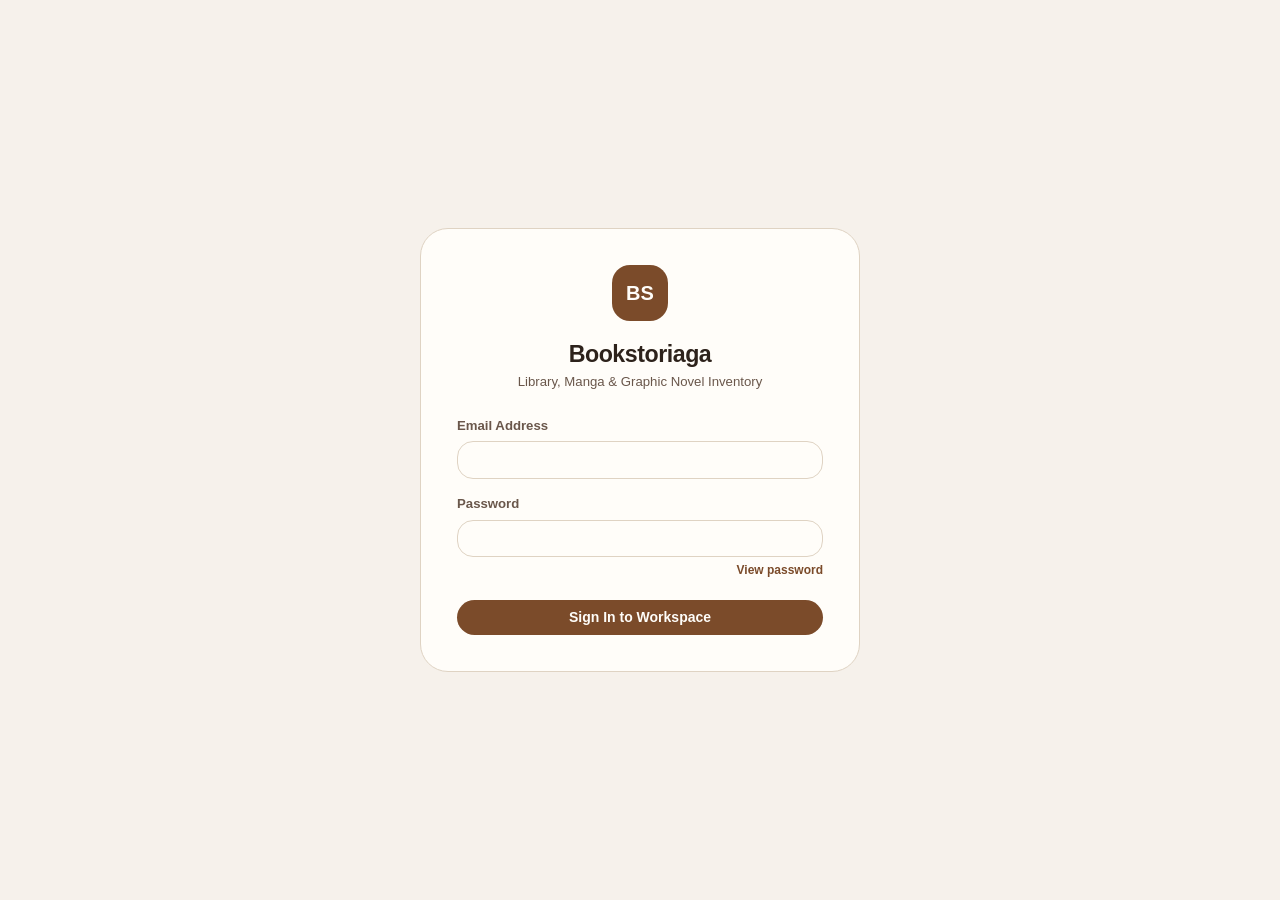
<file: index.html>
<!DOCTYPE html>
<html lang="en">
<head>
  <meta charset="UTF-8" />
  <meta name="viewport" content="width=device-width, initial-scale=1.0" />
  <title>Bookstoriaga — Sign In</title>
  <link rel="stylesheet" href="styles.css" />
</head>
<body>

  <!-- ========================================================================
       LOGIN VIEW (Standalone Entry Point)
       ======================================================================== -->
  <div id="authView" class="auth-wrapper">
    <div class="card auth-card">
      <div class="brand-logo-box">BS</div>
      <div style="text-align: center; margin-bottom: 1.5rem;">
        <h1 style="font-size: 1.45rem; font-weight: 800; letter-spacing: -0.02em;">Bookstoriaga</h1>
        <p class="text-sm text-secondary" id="authSubtitle">Library, Manga & Graphic Novel Inventory</p>
      </div>

      <!-- Login Form -->
      <form id="loginForm">
        <div class="input-group">
          <label for="loginEmail">Email Address</label>
          <input type="email" id="loginEmail" class="form-control" autocomplete="username" required />
        </div>
        <div class="input-group">
          <label for="loginPassword">Password</label>
          <input type="password" id="loginPassword" class="form-control" autocomplete="current-password" required />
          <button
            type="button"
            id="toggleLoginPasswordBtn"
            class="text-xs font-semibold"
            aria-pressed="false"
            style="align-self: flex-end; color: var(--accent-primary);"
          >View password</button>
        </div>
        <button type="submit" id="loginSubmitBtn" class="btn btn-primary w-full" style="margin-top: 0.5rem;">Sign In to Workspace</button>
      </form>
    </div>
  </div>

  <!-- Toast Container -->
  <div id="toastContainer" class="toast-container"></div>

  <!-- JavaScript Controller -->
  <script src="app.js"></script>
</body>
</html>
</file>
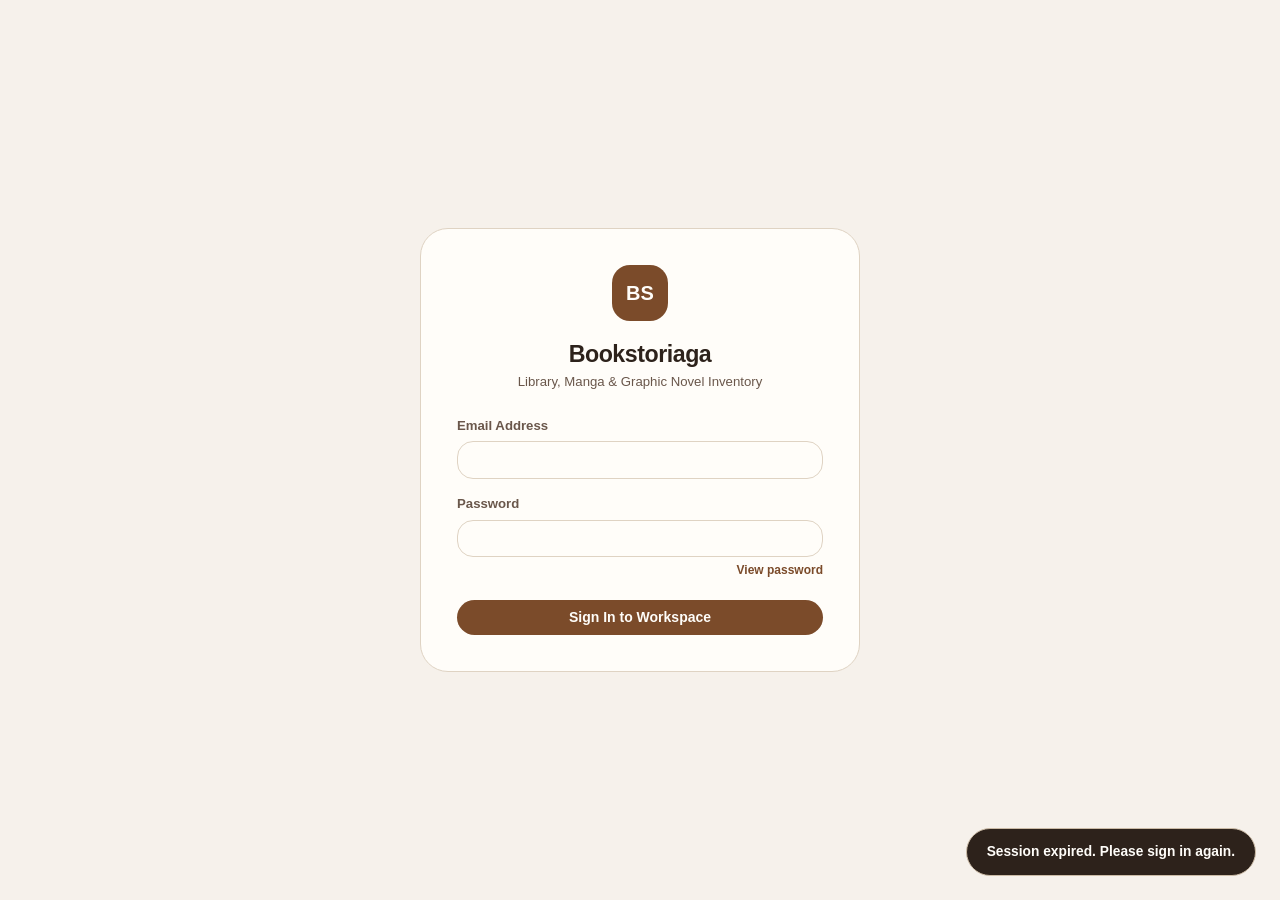
<file: workspace.html>
<!DOCTYPE html>
<html lang="en">
<head>
  <meta charset="UTF-8" />
  <meta name="viewport" content="width=device-width, initial-scale=1.0" />
  <title>Bookstoriaga — Inventory & POS System</title>
  <link rel="stylesheet" href="styles.css" />
</head>
<body>

  <!-- ========================================================================
       LOGGED-IN WORKSPACE SHELL (Protected by PHP Session + 401 Failsafe)
       ======================================================================== -->
  <div id="appShell" class="hidden">
    <!-- Darkening backdrop when notification dropdown is open -->
    <div id="notifBackdrop" class="notif-backdrop hidden"></div>

    <!-- Top Header -->
    <header class="app-header">
      <button
        type="button"
        class="btn btn-secondary btn-icon mobile-nav-toggle"
        id="mobileNavToggle"
        aria-label="Open navigation"
        aria-controls="leftSidebar"
        aria-expanded="false"
        onclick="document.getElementById('appShell').classList.toggle('mobile-nav-open'); this.setAttribute('aria-expanded', document.getElementById('appShell').classList.contains('mobile-nav-open'));"
      >☰</button>
      <div class="header-brand">
        <div class="header-brand-icon">BS</div>
        <div>
          <div class="font-bold" style="font-size: 1.02rem; line-height: 1.2;">Bookstoriaga</div>
          <div class="text-xs text-muted" id="headerUserGreeting">Welcome back</div>
        </div>
      </div>

      <!-- Right Controls: Role Pill + Notification Bell -->
      <div class="flex items-center gap-2">
        <span class="pill pill-accent" id="headerRoleBadge">Owner</span>

        <!-- Notification Bell Icon -->
        <div class="notif-wrapper">
          <button id="notifBellBtn" class="btn btn-secondary btn-icon" title="Low Stock Notifications" aria-label="Low Stock Notifications">
            <img class="header-action-icon" src="assets/icons/Notifications.png" alt="" />
            <span id="notifBadge" class="notif-badge hidden">0</span>
          </button>

          <div id="notifDropdown" class="notif-dropdown hidden">
            <div class="flex justify-between items-center" style="padding: 0.85rem 1.1rem; border-bottom: 1px solid var(--border-color); background: var(--bg-surface-alt);">
              <span class="font-bold text-sm">Low-Stock Alerts</span>
              <span class="pill pill-warning text-xs" id="notifCountLabel">0 alerts</span>
            </div>
            <div id="notifList" class="notif-list-scroll"></div>
          </div>
        </div>
      </div>
    </header>

    <!-- Body Layout with Collapsible Left Sidebar -->
    <div class="app-body-layout">
      <aside
        class="left-sidebar"
        id="leftSidebar"
        onclick="document.getElementById('appShell').classList.remove('mobile-nav-open'); document.getElementById('mobileNavToggle').setAttribute('aria-expanded', 'false');"
      >
        <nav class="flex flex-col gap-1" id="mainNavTabs">
          <button type="button" class="nav-tab" id="sidebarToggleBtn" title="Collapse Navigation">
            <span class="nav-short-badge"><img class="sidebar-icon" id="sidebarToggleIcon" src="assets/icons/Collapse.png" alt="" /></span>
            <span class="nav-label">Collapse Menu</span>
          </button>
          <button class="nav-tab active" data-tab="dashboard" title="Dashboard">
            <span class="nav-short-badge"><img class="sidebar-icon" src="assets/icons/Dashboard.png" alt="" /></span>
            <span class="nav-label">Dashboard</span>
          </button>
          <button class="nav-tab" data-tab="inventory" title="Inventory Management">
            <span class="nav-short-badge"><img class="sidebar-icon" src="assets/icons/Inventory%20Management.png" alt="" /></span>
            <span class="nav-label">Inventory Management</span>
          </button>
          <button class="nav-tab" data-tab="suppliers" title="Supplier Management">
            <span class="nav-short-badge"><img class="sidebar-icon" src="assets/icons/Supplier%20Management.png" alt="" /></span>
            <span class="nav-label">Supplier Management</span>
          </button>
          <button class="nav-tab owner-only" data-tab="users" title="User Management">
            <span class="nav-short-badge"><img class="sidebar-icon" src="assets/icons/User%20Management.png" alt="" /></span>
            <span class="nav-label">User Management</span>
          </button>
          <button class="nav-tab owner-only" data-tab="logs" title="Audit Logs">
            <span class="nav-short-badge"><img class="sidebar-icon" src="assets/icons/Audit%20Log.png" alt="" /></span>
            <span class="nav-label">Audit Logs</span>
          </button>
          <button class="nav-tab" data-tab="settings" title="Settings">
            <span class="nav-short-badge"><img class="sidebar-icon" src="assets/icons/Settings.png" alt="" /></span>
            <span class="nav-label">Settings</span>
          </button>
        </nav>

        <!-- Bottom Sidebar Controls: Book Mode, Dark Mode, Log Out -->
        <div class="sidebar-footer">
          <button type="button" class="nav-tab" id="sidebarBookModeBtn" title="Toggle Book Cover Mode">
            <span class="nav-short-badge"><img class="sidebar-icon" src="assets/icons/Book%20Mode.png" alt="" /></span>
            <span class="nav-label">Book Mode</span>
            <span class="toggle-switch" id="sidebarBookModeSwitch"></span>
          </button>
          <button type="button" class="nav-tab" id="sidebarThemeToggleBtn" title="Toggle Dark Mode">
            <span class="nav-short-badge"><img class="sidebar-icon" id="sidebarThemeIcon" src="assets/icons/Light%20Mode.png" alt="" /></span>
            <span class="nav-label">Dark Mode</span>
            <span class="toggle-switch" id="sidebarThemeSwitch"></span>
          </button>
          <button type="button" class="nav-tab" id="sidebarLogoutBtn" title="Log Out" style="color: var(--status-danger);">
            <span class="nav-short-badge" style="background: var(--status-danger-bg); color: var(--status-danger);"><img class="sidebar-icon" src="assets/icons/Log%20Out.png" alt="" /></span>
            <span class="nav-label">Log Out</span>
          </button>
        </div>
      </aside>
      <button
        type="button"
        class="mobile-nav-backdrop"
        id="mobileNavBackdrop"
        aria-label="Close navigation"
        onclick="document.getElementById('appShell').classList.remove('mobile-nav-open'); document.getElementById('mobileNavToggle').setAttribute('aria-expanded', 'false');"
      ></button>

      <!-- Main Workspace -->
      <main class="main-content">

        <!-- ====================================================================
             MODULE 3: DASHBOARD
             ==================================================================== -->
        <section id="tab-dashboard" class="tab-section">
          <div class="flex justify-between items-center" style="margin-bottom: 1.25rem; flex-wrap: wrap; gap: 0.75rem;">
            <div>
              <h2 style="font-size: 1.35rem; font-weight: 800;">Shop Overview</h2>
              <p class="text-sm text-secondary">Real-time manga, graphic novel, and bookshop performance</p>
            </div>
            <button class="btn btn-primary btn-sm" onclick="switchTab('inventory')">+ New Sale / Restock</button>
          </div>

          <!-- KPI Cards -->
          <div class="kpi-grid">
            <div class="card kpi-card owner-only">
              <span class="text-xs font-bold text-muted" style="text-transform: uppercase;">Gross Revenue</span>
              <span class="kpi-value" id="kpiSales">₱0.00</span>
              <span class="text-xs text-secondary">Total completed customer sales</span>
            </div>
            <div class="card kpi-card owner-only">
              <span class="text-xs font-bold text-muted" style="text-transform: uppercase;">Net Profit</span>
              <span class="kpi-value" style="color: var(--status-success);" id="kpiProfit">₱0.00</span>
              <span class="text-xs text-secondary">Revenue minus supplier cost</span>
            </div>
            <div class="card kpi-card">
              <span class="text-xs font-bold text-muted" style="text-transform: uppercase;">Total Units in Stock</span>
              <span class="kpi-value" id="kpiTotalUnits">0</span>
              <span class="text-xs text-secondary" id="kpiCatalogCount">Across 0 book titles</span>
            </div>
            <div class="card kpi-card">
              <span class="text-xs font-bold text-muted" style="text-transform: uppercase;">Low Stock Watchlist</span>
              <span class="kpi-value" style="color: var(--status-warning);" id="kpiLowStockCount">0</span>
              <span class="text-xs text-secondary">Items at or below reorder threshold</span>
            </div>
          </div>

          <!-- Row 1: Low Stock Levels & Top 5 Suppliers Side by Side -->
          <div class="dashboard-visuals-grid" style="margin-bottom: 1.35rem;">
            <!-- Low Stock Levels Visuals (Capped at 5 lowest) -->
            <div class="card">
              <div class="flex justify-between items-center" style="margin-bottom: 0.5rem; gap: 0.5rem;">
                <div>
                  <h3 class="font-bold" style="font-size: 1.05rem;">Low Stock Levels</h3>
                  <p class="text-xs text-secondary">Lowest 5 titles by remaining stock</p>
                </div>
                <span class="pill pill-warning">Lowest 5</span>
              </div>
              <div id="lowStockBarChart" class="css-bar-chart"></div>
            </div>

            <!-- Top 5 Suppliers (From Audit Log Restocked Books) -->
            <div class="card owner-only">
              <div class="flex justify-between items-center" style="margin-bottom: 1rem; gap: 0.5rem;">
                <div>
                  <h3 class="font-bold" style="font-size: 1.05rem;">Top 5 Suppliers</h3>
                  <p class="text-xs text-secondary">Ranked by books restocked in audit logs</p>
                </div>
                <span class="pill pill-info">Top 5</span>
              </div>
              <div id="topSuppliersList" class="flex flex-col gap-2"></div>
            </div>
          </div>

          <!-- Row 2: Sales & Profit Performance & Bestsellers Side by Side -->
          <div class="card owner-only">
            <!-- Sales & Profit Line Chart -->
            <div class="card">
              <div class="flex justify-between items-center" style="margin-bottom: 0.85rem; flex-wrap: wrap; gap: 0.75rem;">
                <div>
                  <h3 class="font-bold" style="font-size: 1.05rem;">Sales & Profit Performance</h3>
                  <p class="text-xs text-secondary" id="salesChartSubtitle">Daily gross revenue and net profit trend</p>
                </div>
                <div class="flex items-center gap-2" style="flex-wrap: wrap;">
                  <div class="chart-legend">
                    <span class="legend-item">
                      <span class="legend-dot" style="background: var(--accent-primary);"></span>
                      <span>Gross Revenue</span>
                    </span>
                    <span class="legend-item owner-only">
                      <span class="legend-dot" style="background: var(--status-success);"></span>
                      <span>Net Profit</span>
                    </span>
                  </div>
                  <div class="period-tabs" id="salesChartPeriodTabs">
                    <button type="button" class="sub-tab active" data-days="7">7D</button>
                    <button type="button" class="sub-tab" data-days="14">14D</button>
                    <button type="button" class="sub-tab" data-days="30">30D</button>
                  </div>
                </div>
              </div>
              <div id="salesProfitChartReadout" class="chart-readout text-xs text-secondary"></div>
              <div id="salesProfitChart" class="line-chart-container"></div>
            </div>

            <!-- Bestsellers Filtered by Day / Week / Month / Year -->
            <div class="card">
              <div class="flex justify-between items-center" style="margin-bottom: 1rem; flex-wrap: wrap; gap: 0.5rem;">
                <div>
                  <h3 class="font-bold" style="font-size: 1.05rem;">Bestsellers</h3>
                  <p class="text-xs text-secondary">Top-moving books & manga volumes</p>
                </div>
                <div class="period-tabs" id="bestsellerPeriodTabs">
                  <button class="sub-tab active" data-period="day">Day</button>
                  <button class="sub-tab" data-period="week">Week</button>
                  <button class="sub-tab" data-period="month">Month</button>
                  <button class="sub-tab" data-period="year">Year</button>
                </div>
              </div>
              <div id="bestsellersList" class="flex flex-col gap-2"></div>
            </div>
          </div>
        </section>

        <!-- ====================================================================
             MODULE 4: INVENTORY MANAGEMENT & RECEIPT POS CART
             ==================================================================== -->
        <section id="tab-inventory" class="tab-section hidden">
          <div class="flex justify-between items-center" style="margin-bottom: 1rem; flex-wrap: wrap; gap: 0.75rem;">
            <div>
              <h2 style="font-size: 1.35rem; font-weight: 800;">Inventory Management</h2>
              <p class="text-sm text-secondary">Manage manga volumes, books, tags, suppliers, and process sales or restocks</p>
            </div>
            <div class="flex gap-2">
              <button class="btn btn-primary btn-sm" id="openAddItemModalBtn">+ Add New Book</button>
            </div>
          </div>

          <!-- Flush Sub-tabs: Books vs Tags -->
          <div class="flush-sub-tabs">
            <button class="sub-tab active" data-inv-sub="catalog">Books</button>
            <button class="sub-tab" data-inv-sub="tags">Tags</button>
          </div>

          <!-- SUB-TAB A: BOOKS + SIDE RECEIPT CART -->
          <div id="invSubCatalog" class="inventory-layout receipt-hidden">
            <button type="button" class="mobile-receipt-toggle hidden" id="mobileReceiptToggle" aria-controls="receiptCart" aria-expanded="false">
              <span><span id="mobileReceiptItemCount">View Receipt</span></span>
              <strong id="mobileReceiptTotalAmount">₱0.00</strong>
            </button>
            <button type="button" class="mobile-receipt-backdrop hidden" id="mobileReceiptBackdrop" aria-label="Close receipt"></button>
            <div>
              <!-- Flush Search, Sort & Tag Filter Controls -->
              <div class="flush-filter-section">
                <div class="flex gap-2" style="flex-wrap: wrap;">
                  <input type="text" id="invSearchInput" class="form-control form-control-pill" style="flex: 1; min-width: 220px;" placeholder="Search book title, author, SKU, or tag..." />
                  <select id="invSortSelect" class="form-control form-control-pill" style="width: auto; min-width: 185px;">
                    <option value="title-asc">Sort: Title (A to Z)</option>
                    <option value="title-desc">Sort: Title (Z to A)</option>
                    <option value="stock-asc">Sort: Stock (Low to High)</option>
                    <option value="stock-desc">Sort: Stock (High to Low)</option>
                    <option value="price-asc">Sort: Price (Low to High)</option>
                    <option value="price-desc">Sort: Price (High to Low)</option>
                  </select>
                </div>
                <div id="invTagFilterBar" class="tag-filter-bar"></div>
              </div>

              <!-- Standard Table View (Desktop) -->
              <div id="inventoryTableContainer" class="table-container">
                <table>
                  <thead>
                    <tr>
                      <th>Book / Author</th>
                      <th>Tags</th>
                      <th>Supplier</th>
                      <th>Price</th>
                      <th>Stock</th>
                      <th style="text-align: right;">Actions</th>
                    </tr>
                  </thead>
                  <tbody id="inventoryTableBody"></tbody>
                </table>
              </div>

              <!-- Mobile Inventory Cards -->
              <div id="inventoryMobileCards" class="mobile-cards-list"></div>

              <!-- Book Mode Cover Grid View -->
              <div id="inventoryBookModeGrid" class="book-cover-grid hidden"></div>

              <!-- Pagination & Page Size Bar -->
              <div id="inventoryPaginationBar" class="pagination-bar">
                <div class="flex items-center gap-2">
                  <label for="invPageSizeSelect" class="text-xs font-semibold text-secondary">Show:</label>
                  <select id="invPageSizeSelect" class="inline-select" style="padding: 0.28rem 0.65rem;">
                    <option value="4">4 per page</option>
                    <option value="6" selected>6 per page</option>
                    <option value="8">8 per page</option>
                    <option value="12">12 per page</option>
                    <option value="20">20 per page</option>
                  </select>
                </div>
                <div class="flex items-center gap-2">
                  <button type="button" id="invPrevPageBtn" class="btn btn-secondary btn-sm" title="Previous Page" style="padding: 0.32rem 0.75rem;">‹</button>
                  <span id="invPageIndicator" class="text-xs font-semibold text-secondary">Page 1 of 1</span>
                  <button type="button" id="invNextPageBtn" class="btn btn-secondary btn-sm" title="Next Page" style="padding: 0.32rem 0.75rem;">›</button>
                </div>
              </div>
            </div>

            <!-- Receipt-Style Side Cart -->
            <aside class="receipt-cart hidden" id="receiptCart">
              <div class="flex justify-between items-center" style="margin-bottom: 0.75rem;">
                <h3 class="font-bold" style="font-size: 1.05rem;">Counter Receipt</h3>
                <div class="flex items-center gap-2">
                  <button class="text-xs font-semibold text-muted" id="clearCartBtn">Clear All</button>
                  <button type="button" class="btn btn-secondary btn-icon mobile-receipt-close" id="closeMobileReceiptBtn" aria-label="Close receipt">×</button>
                </div>
              </div>

              <!-- Sell vs Restock Mode Switch -->
              <div class="receipt-mode-switch">
                <button type="button" id="modeSellBtn" class="receipt-mode-btn active-sell">Sell (POS)</button>
                <button type="button" id="modeRestockBtn" class="receipt-mode-btn">Restock</button>
              </div>

              <div class="text-xs text-secondary" id="cartModeHint" style="margin-bottom: 0.65rem;">
                Selling deducts stock at retail price (₱).
              </div>

              <hr class="receipt-divider" />

              <!-- Cart Line Items -->
              <div id="cartItemsList" class="cart-items-list"></div>

              <hr class="receipt-divider" />

              <!-- Totals -->
              <div class="flex flex-col gap-1" style="margin-bottom: 1rem;">
                <div class="flex justify-between text-sm text-secondary">
                  <span>Total Items</span>
                  <span id="cartTotalQty" class="font-semibold">0</span>
                </div>
                <div class="flex justify-between font-bold" style="font-size: 1.15rem; margin-top: 0.25rem;">
                  <span>Total Amount</span>
                  <span id="cartTotalAmount" style="color: var(--accent-primary);">₱0.00</span>
                </div>
              </div>

              <button id="cartContinueBtn" class="btn btn-primary w-full" disabled>Continue to Review</button>
            </aside>
          </div>

          <!-- SUB-TAB B: TAGS -->
          <div id="invSubTags" class="hidden">
            <div class="card" style="max-width: 680px;">
              <h3 class="font-bold" style="font-size: 1.08rem; margin-bottom: 0.35rem;">Manage Book Genre & Category Tags</h3>
              <p class="text-xs text-secondary" style="margin-bottom: 1rem;">Create, rename, or remove tags used across books and suppliers.</p>

              <form id="addTagForm" class="flex gap-2" style="margin-bottom: 1.25rem;">
                <input type="text" id="newTagInput" class="form-control form-control-pill" placeholder="e.g., Shonen, Seinen, Light Novel, Artbook..." required />
                <button type="submit" class="btn btn-primary">+ Create Tag</button>
              </form>

              <div id="tagsManagementList" class="flex flex-col gap-2"></div>
            </div>
          </div>
        </section>

        <!-- ====================================================================
             MODULE 5: SUPPLIER MANAGEMENT
             ==================================================================== -->
        <section id="tab-suppliers" class="tab-section hidden">
          <div class="flex justify-between items-center" style="margin-bottom: 1rem; flex-wrap: wrap; gap: 0.75rem;">
            <div>
              <h2 style="font-size: 1.35rem; font-weight: 800;">Supplier Management</h2>
              <p class="text-sm text-secondary">Book distributors, manga publishers, and graphic novel wholesalers</p>
            </div>
            <button class="btn btn-primary btn-sm" id="openAddSupplierModalBtn">+ Add Supplier</button>
          </div>

          <div class="flush-filter-section">
            <div class="flex gap-2" style="flex-wrap: wrap;">
              <input type="text" id="supSearchInput" class="form-control form-control-pill" style="flex: 1; min-width: 220px;" placeholder="Search supplier name, contact, or email..." />
              <select id="supSortSelect" class="form-control form-control-pill" style="width: auto; min-width: 185px;">
                <option value="name-asc">Sort: Name (A to Z)</option>
                <option value="name-desc">Sort: Name (Z to A)</option>
                <option value="lead-asc">Sort: Lead Time (Shortest)</option>
              </select>
            </div>
            <div id="supTagFilterBar" class="tag-filter-bar"></div>
          </div>

          <div id="suppliersGrid" class="cards-grid"></div>
        </section>

        <!-- ====================================================================
             MODULE 6: USER MANAGEMENT (OWNER ONLY)
             ==================================================================== -->
        <section id="tab-users" class="tab-section owner-only hidden">
          <div class="flex justify-between items-center" style="margin-bottom: 1.25rem; flex-wrap: wrap; gap: 0.75rem;">
            <div>
              <h2 style="font-size: 1.35rem; font-weight: 800;">User Management</h2>
              <p class="text-sm text-secondary">Control role permissions, active statuses, and reset credentials</p>
            </div>
            <button class="btn btn-primary btn-sm" id="openAddUserModalBtn">+ Create User</button>
          </div>

          <div id="usersGrid" class="cards-grid"></div>
        </section>

        <!-- ====================================================================
             MODULE 7: AUDIT LOGS (OWNER ONLY)
             ==================================================================== -->
        <section id="tab-logs" class="tab-section owner-only hidden">
          <div class="flex justify-between items-center" style="margin-bottom: 1.25rem; flex-wrap: wrap; gap: 0.75rem;">
            <div>
              <h2 style="font-size: 1.35rem; font-weight: 800;">System Audit Logs</h2>
              <p class="text-sm text-secondary">Immutable chronological record of all sales, restocks, edits, and account changes</p>
            </div>
            <input type="text" id="logSearchInput" class="form-control form-control-pill" style="max-width: 280px;" placeholder="Filter logs..." />
          </div>

          <div class="table-container">
            <table>
              <thead>
                <tr>
                  <th>Timestamp</th>
                  <th>User</th>
                  <th>Action</th>
                  <th>Target</th>
                  <th>Details</th>
                </tr>
              </thead>
              <tbody id="auditLogsTableBody"></tbody>
            </table>
          </div>

          <!-- Mobile Audit Log Cards -->
          <div id="auditLogsMobileCards" class="mobile-cards-list"></div>
        </section>

        <!-- ====================================================================
             MODULE 8: SETTINGS
             ==================================================================== -->
        <section id="tab-settings" class="tab-section hidden">
          <h2 style="font-size: 1.35rem; font-weight: 800; margin-bottom: 1.25rem;">Workspace Settings</h2>

          <div class="cards-grid" style="max-width: 820px;">
            <!-- Profile Customization Card -->
            <div class="card">
              <div class="flex justify-between items-center" style="margin-bottom: 0.35rem; gap: 0.5rem;">
                <h3 class="font-bold" style="font-size: 1.05rem;">Profile Customization</h3>
                <span id="profileUnsavedBadge" class="pill pill-warning hidden">Unsaved changes</span>
              </div>
              <p class="text-sm text-secondary" id="profileHelpText" style="margin-bottom: 1rem;">Update your display name shown across the workspace and audit logs.</p>
              <form id="profileSettingsForm">
                <div class="input-group">
                  <label for="profileNameInput">Display Name</label>
                  <input type="text" id="profileNameInput" class="form-control" required />
                </div>
                <div class="input-group">
                  <label for="profileEmailDisplay">Account Email</label>
                  <input type="email" id="profileEmailDisplay" class="form-control" readonly />
                </div>
                <button type="submit" id="saveProfileBtn" class="btn btn-primary w-full">Save Profile</button>
              </form>
            </div>

            <!-- Change Password Card -->
            <div class="card">
              <h3 class="font-bold" style="font-size: 1.05rem; margin-bottom: 0.35rem;">Change Password</h3>
              <p class="text-sm text-secondary" style="margin-bottom: 1rem;">Update your current account password.</p>
              <form id="changePasswordForm">
                <div class="input-group">
                  <label for="curPassInput">Current Password</label>
                  <div class="password-field-wrap">
                    <input type="password" id="curPassInput" class="form-control" required />
                    <button type="button" class="password-toggle-btn" data-toggle-pass="curPassInput" aria-pressed="false">Show</button>
                  </div>
                </div>
                <div class="input-group">
                  <label for="newPassInput">New Password</label>
                  <div class="password-field-wrap">
                    <input type="password" id="newPassInput" class="form-control" minlength="6" required />
                    <button type="button" class="password-toggle-btn" data-toggle-pass="newPassInput" aria-pressed="false">Show</button>
                  </div>
                </div>
                <button type="submit" class="btn btn-primary w-full">Update Password</button>
              </form>
            </div>
          </div>
        </section>
      </main>
    </div>
  </div>

  <!-- ========================================================================
       MODALS (Transaction Confirmation, Book Form, Supplier Form, User Form)
       ======================================================================== -->
  <div id="modalBackdrop" class="modal-backdrop hidden">
    <div class="modal-card" id="modalContent" style="max-width: 540px;"></div>
  </div>

  <!-- Toast Container -->
  <div id="toastContainer" class="toast-container"></div>

  <!-- ========================================================================
       JAVASCRIPT: APPLICATION CONTROLLER
       ======================================================================== -->
  <script src="app.js"></script>
</body>
</html>
</file>
<file: styles.css>
/* ==========================================================================
CSS VARIABLES & MOCHA THEMING (Oat Latte Light & Dark Roast Espresso)
========================================================================== */
:root {
/* Oat Latte Light Mode (Default) */
--bg-app: #F6F1EB;
--bg-surface: #FFFDF9;
--bg-surface-alt: #EFE6DC;
--bg-input: #FAF6F0;
--bg-hover: #EAE0D5;
--border-color: #DFD3C3;
--border-strong: #CBBBA6;
--text-primary: #2D221B;
--text-secondary: #6A574B;
--text-muted: #988578;
--text-inverse: #FFFDF9;
--accent-primary: #7B4B2A;     /* Roasted Mocha */
--accent-primary-hover: #5E371D;
--accent-soft: #EBDCCF;
--accent-secondary: #A67B5B;   /* Caramel Latte */
--status-success: #2E6F40;
--status-success-bg: #E2F1E6;
--status-warning: #B45309;
--status-warning-bg: #FEF3C7;
--status-danger: #B91C1C;
--status-danger-bg: #FEE2E2;
--status-info: #1D4ED8;
--status-info-bg: #DBEAFE;
--radius-sm: 10px;
--radius-md: 16px;
--radius-lg: 24px;
--radius-pill: 9999px;
--transition: all 0.2s ease;
}
[data-theme="dark"] {
/* Dark Roast Espresso Mode */
--bg-app: #18120E;
--bg-surface: #231B16;
--bg-surface-alt: #2E241D;
--bg-input: #1E1712;
--bg-hover: #382C24;
--border-color: #3E3128;
--border-strong: #574539;
--text-primary: #F5ECE4;
--text-secondary: #C5B4A6;
--text-muted: #8E7B6D;
--text-inverse: #18120E;
--accent-primary: #D49B6A;     /* Crema Gold */
--accent-primary-hover: #E3B083;
--accent-soft: #3A2B20;
--accent-secondary: #B07D54;
--status-success: #4ADE80;
--status-success-bg: rgba(74, 222, 128, 0.15);
--status-warning: #FBBF24;
--status-warning-bg: rgba(251, 191, 36, 0.15);
--status-danger: #F87171;
--status-danger-bg: rgba(248, 113, 113, 0.15);
--status-info: #60A5FA;
--status-info-bg: rgba(96, 165, 250, 0.15);
}
/* ==========================================================================
2. RESET & BASE STYLES
========================================================================== */
* {
box-sizing: border-box;
margin: 0;
padding: 0;
}
body {
font-family: 'Inter', -apple-system, BlinkMacSystemFont, sans-serif;
background-color: var(--bg-app);
color: var(--text-primary);
line-height: 1.5;
transition: background-color 0.25s ease, color 0.25s ease;
min-height: 100vh;
overflow-x: hidden;
}
button, input, select, textarea {
font-family: inherit;
font-size: 0.925rem;
color: var(--text-primary);
}
button {
cursor: pointer;
border: none;
background: none;
transition: var(--transition);
}
/* Custom Scrollbar */
::-webkit-scrollbar {
width: 8px;
height: 8px;
}
::-webkit-scrollbar-track {
background: var(--bg-app);
}
::-webkit-scrollbar-thumb {
background: var(--border-strong);
border-radius: var(--radius-pill);
}
::-webkit-scrollbar-thumb:hover {
background: var(--accent-secondary);
}
/* ==========================================================================
3. UTILITY & COMPONENT CLASSES (FLAT STUDENT PROTOTYPE STYLE)
========================================================================== */
.hidden { display: none !important; }
.flex { display: flex; }
.flex-col { flex-direction: column; }
.items-center { align-items: center; }
.justify-between { justify-content: space-between; }
.justify-center { justify-content: center; }
.gap-1 { gap: 0.35rem; }
.gap-2 { gap: 0.65rem; }
.gap-3 { gap: 1rem; }
.gap-4 { gap: 1.5rem; }
.w-full { width: 100%; }
.text-sm { font-size: 0.825rem; }
.text-xs { font-size: 0.75rem; }
.font-medium { font-weight: 500; }
.font-semibold { font-weight: 600; }
.font-bold { font-weight: 700; }
.text-muted { color: var(--text-muted); }
.text-secondary { color: var(--text-secondary); }
/* Cards (Flat solid borders, no shadows) */
.card {
background-color: var(--bg-surface);
border: 1px solid var(--border-color);
border-radius: var(--radius-lg);
padding: 1.35rem;
transition: var(--transition);
}
/* Buttons (Pill Geometry, flat solid colors) */
.btn {
display: inline-flex;
align-items: center;
justify-content: center;
gap: 0.45rem;
padding: 0.58rem 1.2rem;
border-radius: var(--radius-pill);
font-weight: 600;
font-size: 0.875rem;
white-space: nowrap;
user-select: none;
}
.btn:active { transform: scale(0.98); }
.btn-primary {
background-color: var(--accent-primary);
color: var(--text-inverse);
}
.btn-primary:hover { background-color: var(--accent-primary-hover); }
.btn-secondary {
background-color: var(--bg-surface-alt);
color: var(--text-primary);
border: 1px solid var(--border-color);
}
.btn-secondary:hover { background-color: var(--bg-hover); }
.btn-outline {
border: 1.5px solid var(--accent-primary);
color: var(--accent-primary);
background: transparent;
}
.btn-outline:hover { background-color: var(--accent-soft); }
.btn-danger {
background-color: var(--status-danger-bg);
color: var(--status-danger);
}
.btn-danger:hover { filter: brightness(0.95); }
.btn-sm {
padding: 0.38rem 0.85rem;
font-size: 0.8rem;
}
.btn-icon {
width: 38px;
height: 38px;
padding: 0;
border-radius: var(--radius-pill);
display: inline-flex;
align-items: center;
justify-content: center;
font-weight: 700;
}
/* Inputs & Selects */
.input-group {
display: flex;
flex-direction: column;
gap: 0.35rem;
margin-bottom: 0.95rem;
}
.input-group label {
font-size: 0.825rem;
font-weight: 600;
color: var(--text-secondary);
}
.form-control {
width: 100%;
padding: 0.62rem 1rem;
background-color: var(--bg-surface);
border: 1.5px solid var(--border-color);
border-radius: var(--radius-md);
color: var(--text-primary);
outline: none;
transition: var(--transition);
}
.form-control:focus {
border-color: var(--accent-primary);
}
#loginPassword:focus::placeholder {
color: transparent;
opacity: 0;
}
.form-control-pill {
border-radius: var(--radius-pill);
padding-left: 1.15rem;
padding-right: 1.15rem;
}
/* Password Visibility Toggle */
.password-field-wrap {
position: relative;
display: flex;
align-items: center;
}
.password-field-wrap .form-control {
padding-right: 4.25rem;
}
.password-toggle-btn {
position: absolute;
right: 0.65rem;
font-size: 0.75rem;
font-weight: 700;
color: var(--accent-primary);
padding: 0.25rem 0.45rem;
border-radius: var(--radius-sm);
}
.password-toggle-btn:hover {
background-color: var(--accent-soft);
}
/* Pills & Badges */
.pill {
display: inline-flex;
align-items: center;
gap: 0.3rem;
padding: 0.25rem 0.75rem;
border-radius: var(--radius-pill);
font-size: 0.76rem;
font-weight: 600;
background-color: var(--bg-surface-alt);
color: var(--text-secondary);
border: 1px solid var(--border-color);
}
.pill-accent {
background-color: var(--accent-soft);
color: var(--accent-primary);
border-color: transparent;
}
.pill-success { background-color: var(--status-success-bg); color: var(--status-success); border-color: transparent; }
.pill-warning { background-color: var(--status-warning-bg); color: var(--status-warning); border-color: transparent; }
.pill-danger { background-color: var(--status-danger-bg); color: var(--status-danger); border-color: transparent; }
.pill-info { background-color: var(--status-info-bg); color: var(--status-info); border-color: transparent; }
/* ==========================================================================
4. AUTHENTICATION VIEWS (Login, Forgot Password, Reset Password)
========================================================================== */
.auth-wrapper {
min-height: 100vh;
display: flex;
align-items: center;
justify-content: center;
padding: 1.5rem;
background-color: var(--bg-app);
}
.auth-card {
width: 100%;
max-width: 440px;
padding: 2.25rem;
border-radius: 28px;
}
.brand-logo-box {
width: 56px;
height: 56px;
border-radius: 18px;
background-color: var(--accent-primary);
color: var(--text-inverse);
display: flex;
align-items: center;
justify-content: center;
font-size: 1.25rem;
font-weight: 800;
margin: 0 auto 1rem;
}
.demo-login-box {
margin-top: 1.35rem;
padding-top: 1.25rem;
border-top: 1px dashed var(--border-strong);
}
/* ==========================================================================
5. APP SHELL, HEADER & COLLAPSIBLE LEFT SIDEBAR
========================================================================== */
.app-header {
position: sticky;
top: 0;
z-index: 40;
background-color: var(--bg-surface);
border-bottom: 1px solid var(--border-color);
padding: 0.75rem 1.5rem;
display: flex;
align-items: center;
justify-content: space-between;
gap: 1rem;
}
.header-brand {
display: flex;
align-items: center;
gap: 0.75rem;
}
#headerUserGreeting {
display: none;
}
.header-brand-icon {
width: 38px;
height: 38px;
border-radius: 12px;
background-color: var(--accent-primary);
color: var(--text-inverse);
display: flex;
align-items: center;
justify-content: center;
font-size: 0.95rem;
font-weight: 800;
}
.app-body-layout {
display: flex;
min-height: calc(100vh - 63px);
}
/* Left Collapsible Sidebar */
.left-sidebar {
position: sticky;
top: 63px;
height: calc(100vh - 63px);
overflow-y: auto;
width: 245px;
background-color: var(--bg-surface);
border-right: 1px solid var(--border-color);
padding: 1rem 0.75rem;
display: flex;
flex-direction: column;
justify-content: space-between;
gap: 0.75rem;
flex-shrink: 0;
transition: width 0.2s ease, padding 0.2s ease;
}
.left-sidebar.collapsed {
width: 68px;
padding: 1rem 0.5rem;
}
.nav-tab {
display: flex;
align-items: center;
gap: 0.7rem;
width: 100%;
padding: 0.6rem 0.75rem;
border-radius: var(--radius-pill);
font-weight: 600;
font-size: 0.85rem;
color: var(--text-secondary);
text-align: left;
white-space: nowrap;
overflow: hidden;
}
.nav-tab:hover {
background-color: var(--bg-surface-alt);
color: var(--text-primary);
}
.nav-tab.active {
background-color: var(--accent-primary);
color: var(--text-inverse);
}
.nav-short-badge {
width: 28px;
height: 28px;
border-radius: 9px;
background-color: var(--bg-surface-alt);
color: var(--text-primary);
font-size: 0.74rem;
font-weight: 800;
display: inline-flex;
align-items: center;
justify-content: center;
flex-shrink: 0;
}
.left-sidebar.collapsed .nav-tab {
justify-content: center;
padding: 0.6rem 0;
}
.sidebar-footer {
border-top: 1px solid var(--border-color);
padding-top: 0.75rem;
display: flex;
flex-direction: column;
gap: 0.35rem;
}
/* Flush Sub-tabs (Bold + Highlighted Underline when selected) */
.flush-sub-tabs {
display: flex;
align-items: center;
gap: 1.25rem;
margin-bottom: 1.15rem;
border-bottom: 1px solid var(--border-color);
}
.flush-sub-tabs .sub-tab {
padding: 0.55rem 0.25rem;
border-radius: 0;
font-weight: 600;
font-size: 0.9rem;
color: var(--text-secondary);
border-bottom: 3px solid transparent;
margin-bottom: -1px;
background: transparent;
}
.flush-sub-tabs .sub-tab:hover {
background: transparent;
color: var(--text-primary);
}
.flush-sub-tabs .sub-tab.active {
background: transparent;
color: var(--accent-primary);
font-weight: 800;
border-bottom-color: var(--accent-primary);
}
/* Compact period tabs inside Dashboard card */
.period-tabs {
display: inline-flex;
gap: 0.25rem;
}
.period-tabs .sub-tab {
padding: 0.32rem 0.75rem;
border-radius: var(--radius-pill);
font-weight: 600;
font-size: 0.78rem;
color: var(--text-secondary);
}
.period-tabs .sub-tab:hover {
background-color: var(--bg-surface-alt);
color: var(--text-primary);
}
.period-tabs .sub-tab.active {
background-color: var(--accent-primary);
color: var(--text-inverse);
}
/* Book Mode Cover Grid (Inspired by manga reader cover grid) */
.book-cover-grid {
display: grid;
grid-template-columns: repeat(auto-fill, minmax(175px, 1fr));
gap: 1rem;
}
.book-cover-item {
display: flex;
flex-direction: column;
gap: 0.45rem;
}
.book-cover-card {
position: relative;
aspect-ratio: 2 / 3;
border-radius: var(--radius-md);
overflow: hidden;
border: 1px solid var(--border-color);
background-color: var(--bg-surface-alt);
cursor: pointer;
transition: var(--transition);
}
.book-cover-card:hover {
border-color: var(--accent-primary);
transform: translateY(-2px);
}
.book-cover-card img {
width: 100%;
height: 100%;
object-fit: cover;
display: block;
}
.book-cover-actions {
display: grid;
grid-template-columns: 1fr 1fr;
gap: 0.4rem;
}
.book-cover-actions .btn {
width: 100%;
padding: 0.35rem 0.5rem;
font-size: 0.76rem;
}
.pagination-bar {
display: flex;
align-items: center;
justify-content: space-between;
flex-wrap: wrap;
gap: 0.75rem;
margin-top: 0.95rem;
padding: 0.55rem 0.85rem;
background-color: var(--bg-surface);
border: 1px solid var(--border-color);
border-radius: var(--radius-pill);
}
.book-cover-overlay {
position: absolute;
left: 0;
right: 0;
bottom: 0;
background-color: rgba(24, 18, 14, 0.88);
color: #FFFDF9;
padding: 0.65rem 0.6rem;
text-align: center;
}
.book-cover-title {
font-size: 0.85rem;
font-weight: 700;
white-space: nowrap;
overflow: hidden;
text-overflow: ellipsis;
}
.book-cover-sub {
font-size: 0.75rem;
color: #D7C7B8;
margin-top: 0.15rem;
}
.book-cover-stock-pill {
position: absolute;
top: 0.5rem;
right: 0.5rem;
padding: 0.18rem 0.55rem;
border-radius: var(--radius-pill);
font-size: 0.7rem;
font-weight: 700;
background-color: rgba(24, 18, 14, 0.84);
color: #FFFDF9;
border: 1px solid rgba(255, 255, 255, 0.18);
}
.book-cover-stock-pill.low {
background-color: var(--status-warning);
color: #18120E;
}
/* Prevent horizontal textarea resize overflow in modals */
textarea.form-control {
resize: vertical;
max-width: 100%;
}
.edit-cover-preview {
width: 96px;
height: 140px;
border-radius: var(--radius-sm);
border: 1px solid var(--border-color);
background-color: var(--bg-surface-alt);
object-fit: cover;
flex-shrink: 0;
}
.nav-tab.active .nav-short-badge {
background-color: rgba(255, 255, 255, 0.2);
color: var(--text-inverse);
}
.sidebar-icon {
display: block;
width: 20px;
height: 20px;
object-fit: contain;
transition: filter 0.2s ease, transform 0.2s ease;
}
.nav-tab.active .sidebar-icon {
filter: invert(1);
}
[data-theme="dark"] .sidebar-icon {
filter: invert(1);
}
[data-theme="dark"] .nav-tab.active .sidebar-icon {
filter: none;
}
.left-sidebar.collapsed #sidebarToggleIcon {
transform: rotate(180deg);
}
.header-action-icon {
display: block;
width: 20px;
height: 20px;
object-fit: contain;
}
[data-theme="dark"] .header-action-icon {
filter: invert(1);
}
.left-sidebar.collapsed .nav-label {
display: none;
}
/* Simple Theme Toggle Switch */
.toggle-switch {
width: 34px;
height: 18px;
border-radius: var(--radius-pill);
background-color: var(--border-strong);
position: relative;
transition: var(--transition);
flex-shrink: 0;
margin-left: auto;
}
.toggle-switch::after {
content: '';
position: absolute;
top: 2px;
left: 2px;
width: 14px;
height: 14px;
border-radius: 50%;
background-color: var(--bg-surface);
transition: var(--transition);
}
.toggle-switch.active {
background-color: var(--accent-primary);
}
.toggle-switch.active::after {
transform: translateX(16px);
}
.left-sidebar.collapsed .toggle-switch {
display: none;
}
/* Notification Bell, Backdrop & Dropdown */
.notif-backdrop {
position: fixed;
inset: 0;
background: rgba(24, 18, 14, 0.5);
z-index: 39;
}
.notif-wrapper {
position: relative;
}
.notif-badge {
position: absolute;
top: -3px;
right: -3px;
background-color: var(--status-danger);
color: #fff;
font-size: 0.68rem;
font-weight: 700;
min-width: 18px;
height: 18px;
border-radius: var(--radius-pill);
display: flex;
align-items: center;
justify-content: center;
padding: 0 4px;
border: 2px solid var(--bg-surface);
}
.notif-dropdown {
position: absolute;
right: 0;
top: calc(100% + 10px);
width: 340px;
max-width: 90vw;
background-color: var(--bg-surface);
border: 1px solid var(--border-color);
border-radius: var(--radius-lg);
z-index: 60;
overflow: hidden;
}
.notif-item {
padding: 0.85rem 1.1rem;
border-bottom: 1px solid var(--border-color);
display: flex;
align-items: flex-start;
justify-content: space-between;
gap: 0.75rem;
cursor: pointer;
transition: var(--transition);
}
.notif-item:last-child { border-bottom: none; }
.notif-item:hover { background-color: var(--bg-surface-alt); }
/* Main Container */
.main-content {
flex: 1;
min-width: 0;
max-width: 1440px;
margin: 0 auto;
padding: 1.5rem;
}
/* ==========================================================================
6. DASHBOARD MODULE (KPI Cards, Pure CSS Bar Chart, Bestsellers)
========================================================================== */
.kpi-grid {
display: grid;
grid-template-columns: repeat(auto-fit, minmax(220px, 1fr));
gap: 1.15rem;
margin-bottom: 1.5rem;
}
.kpi-card {
display: flex;
flex-direction: column;
gap: 0.4rem;
position: relative;
overflow: hidden;
}
.kpi-value {
font-size: 1.75rem;
font-weight: 800;
letter-spacing: -0.02em;
color: var(--text-primary);
}
.dashboard-visuals-grid {
display: grid;
grid-template-columns: repeat(2, minmax(0, 1fr));
gap: 1.35rem;
}
@media (max-width: 960px) {
    .dashboard-visuals-grid {
        grid-template-columns: 1fr;
    }
}
.dashboard-pair-grid {
display: grid;
grid-template-columns: repeat(2, minmax(0, 1fr));
gap: 1.35rem;
}
.dashboard-sales-grid {
display: grid;
grid-template-columns: minmax(0, 1.4fr) minmax(0, 1fr);
gap: 1.35rem;
}
.chart-legend {
display: flex;
align-items: center;
gap: 0.85rem;
font-size: 0.75rem;
font-weight: 600;
color: var(--text-secondary);
}
.legend-item {
display: inline-flex;
align-items: center;
gap: 0.35rem;
}
.legend-dot {
width: 9px;
height: 9px;
border-radius: 50%;
display: inline-block;
}
.chart-readout {
margin-bottom: 0.65rem;
}
.line-chart-container {
width: 100%;
overflow: hidden;
}
.sales-line-svg {
width: 100%;
height: auto;
display: block;
}
@media (max-width: 960px) {
.dashboard-grid,
.dashboard-pair-grid,
.dashboard-sales-grid {
grid-template-columns: minmax(0, 1fr);
}
}
/* Pure HTML/CSS Stock Bar Chart (Solid colors, no gradients) */
.css-bar-chart {
display: flex;
flex-direction: column;
gap: 0.9rem;
margin-top: 1rem;
}
.bar-row {
display: flex;
flex-direction: column;
gap: 0.32rem;
}
.bar-track {
width: 100%;
height: 14px;
background-color: var(--bg-surface-alt);
border-radius: var(--radius-pill);
overflow: hidden;
border: 1px solid var(--border-color);
}
.bar-fill {
height: 100%;
border-radius: var(--radius-pill);
background-color: var(--accent-primary);
transition: width 0.5s ease;
}
.bar-fill.low {
background-color: var(--status-warning);
}
/* ==========================================================================
7. INVENTORY MANAGEMENT & POS SIDE CART (FLUSH CONTROLS)
========================================================================== */
.inventory-layout {
display: grid;
grid-template-columns: 1fr 370px;
gap: 1.35rem;
align-items: start;
}
.inventory-layout.receipt-hidden {
grid-template-columns: minmax(0, 1fr);
}
@media (max-width: 1080px) {
.inventory-layout { grid-template-columns: 1fr; }
}
/* Flush Sub-tabs */
.flush-sub-tabs {
display: flex;
align-items: center;
gap: 0.5rem;
margin-bottom: 1.15rem;
border-bottom: 1px solid var(--border-color);
padding-bottom: 0.65rem;
}
.sub-tab {
padding: 0.45rem 1.05rem;
border-radius: var(--radius-pill);
font-weight: 600;
font-size: 0.84rem;
color: var(--text-secondary);
border: 1px solid transparent;
}
.sub-tab:hover {
background-color: var(--bg-surface-alt);
color: var(--text-primary);
}
.sub-tab.active {
background-color: var(--accent-primary);
color: var(--text-inverse);
}
/* Compact period tabs inside Dashboard card */
.period-tabs {
display: inline-flex;
gap: 0.25rem;
}
.period-tabs .sub-tab {
padding: 0.32rem 0.75rem;
font-size: 0.78rem;
}
/* Flush Search & Tag Filter Bar (Directly on page background) */
.flush-filter-section {
margin-bottom: 1.1rem;
}
.tag-filter-bar {
display: flex;
flex-wrap: wrap;
align-items: flex-start;
gap: 0.45rem;
margin-top: 0.75rem;
}
.tag-filter-control {
position: relative;
flex: 0 0 auto;
}
.filter-pill {
display: inline-flex;
align-items: center;
gap: 0.45rem;
padding: 0.32rem 0.85rem;
border-radius: var(--radius-pill);
font-size: 0.78rem;
font-weight: 600;
background-color: var(--bg-surface);
color: var(--text-secondary);
border: 1px solid var(--border-color);
}
.filter-pill:hover { background-color: var(--bg-hover); }
.filter-pill.active {
background-color: var(--accent-primary);
color: var(--text-inverse);
border-color: var(--accent-primary);
}
.tag-filter-menu {
position: absolute;
top: calc(100% + 0.45rem);
left: 0;
z-index: 75;
width: min(320px, calc(100vw - 2rem));
max-height: min(350px, 60vh);
overflow-y: auto;
padding: 0.65rem;
background: var(--bg-surface);
border: 1px solid var(--border-strong);
border-radius: var(--radius-md);
}
.tag-filter-options {
display: flex;
flex-direction: column;
gap: 0.2rem;
}
.tag-filter-option {
display: flex;
align-items: center;
gap: 0.6rem;
padding: 0.55rem 0.6rem;
border-radius: var(--radius-sm);
cursor: pointer;
font-size: 0.84rem;
}
.tag-filter-option:hover {
background: var(--bg-surface-alt);
}
.tag-filter-option input {
width: 18px;
height: 18px;
flex: 0 0 auto;
accent-color: var(--accent-primary);
}
.tag-filter-empty {
padding: 0.55rem 0.6rem;
color: var(--text-muted);
font-size: 0.82rem;
}
.tag-filter-menu-actions {
position: sticky;
bottom: -0.65rem;
display: flex;
justify-content: flex-end;
margin: 0.55rem -0.65rem -0.65rem;
padding: 0.6rem 0.65rem;
background: var(--bg-surface);
border-top: 1px solid var(--border-color);
}
.applied-filter-list {
display: flex;
flex-wrap: wrap;
gap: 0.45rem;
}
.applied-filter-pill {
display: inline-flex;
align-items: center;
gap: 0.25rem;
padding: 0.18rem 0.3rem 0.18rem 0.7rem;
border: 1px solid var(--accent-primary);
border-radius: var(--radius-pill);
background: var(--accent-soft);
color: var(--accent-primary);
font-size: 0.78rem;
font-weight: 600;
}
.applied-filter-remove {
display: inline-flex;
align-items: center;
justify-content: center;
width: 24px;
height: 24px;
border-radius: var(--radius-pill);
color: inherit;
font-size: 1rem;
line-height: 1;
}
.applied-filter-remove:hover {
background: var(--bg-surface);
}
/* Inventory & Audit Log Tables */
.table-container {
overflow-x: auto;
border-radius: var(--radius-md);
border: 1px solid var(--border-color);
background: var(--bg-surface);
}
table {
width: 100%;
border-collapse: collapse;
text-align: left;
}
th {
background-color: var(--bg-surface-alt);
color: var(--text-secondary);
font-size: 0.76rem;
font-weight: 700;
text-transform: uppercase;
letter-spacing: 0.04em;
padding: 0.85rem 1rem;
border-bottom: 1px solid var(--border-color);
white-space: nowrap;
}
td {
padding: 0.85rem 1rem;
border-bottom: 1px solid var(--border-color);
vertical-align: middle;
font-size: 0.88rem;
}
tr:last-child td { border-bottom: none; }
tr:hover td { background-color: var(--bg-input); }
/* Collapsible Audit Log Details */
.log-details-collapsible summary {
cursor: pointer;
font-weight: 600;
color: var(--accent-primary);
user-select: none;
}
.log-diff-list {
margin-top: 0.45rem;
padding-left: 1.1rem;
display: flex;
flex-direction: column;
gap: 0.2rem;
}
/* Mobile cards hidden on desktop */
.mobile-cards-list {
display: none;
}
/* Highlight animation when jumped from Notification Bell */
@keyframes pulseHighlight {
0% { background-color: var(--status-warning-bg); }
50% { background-color: var(--accent-soft); }
100% { background-color: transparent; }
}
.row-highlighted td,
.mobile-inv-card.row-highlighted {
animation: pulseHighlight 3.2s ease-out;
}
/* Multi-select Tags Dropdown */
.multiselect-wrap {
position: relative;
display: block;
width: 100%;
}
.multiselect-trigger {
display: flex;
flex-wrap: wrap;
align-items: center;
gap: 0.3rem;
padding: 0.5rem 0.75rem;
background: var(--bg-input);
border: 1.5px solid var(--border-color);
border-radius: var(--radius-md);
cursor: pointer;
min-height: 40px;
}
.multiselect-menu {
position: absolute;
top: calc(100% + 4px);
left: 0;
width: 100%;
background: var(--bg-surface);
border: 1px solid var(--border-strong);
border-radius: var(--radius-md);
padding: 0.45rem;
z-index: 60;
max-height: 200px;
overflow-y: auto;
}
.multiselect-option {
display: flex;
align-items: center;
gap: 0.55rem;
padding: 0.42rem 0.6rem;
border-radius: var(--radius-sm);
cursor: pointer;
font-size: 0.82rem;
}
.multiselect-option:hover { background: var(--bg-surface-alt); }
/* Modal Form Sections & Inline Edit Fields */
.modal-section {
border: 1px solid var(--border-color);
background-color: var(--bg-input);
border-radius: var(--radius-md);
padding: 1rem;
margin-bottom: 1rem;
}
.modal-section-title {
font-size: 0.78rem;
font-weight: 800;
text-transform: uppercase;
letter-spacing: 0.04em;
color: var(--accent-primary);
margin-bottom: 0.8rem;
}
.editable-field-row {
display: flex;
align-items: center;
gap: 0.5rem;
}
.form-control[readonly] {
background-color: var(--bg-surface-alt);
color: var(--text-secondary);
cursor: default;
}
/* Inline Compact Controls */
.inline-select {
padding: 0.38rem 0.65rem;
border-radius: var(--radius-pill);
border: 1px solid var(--border-color);
background: var(--bg-input);
font-size: 0.82rem;
max-width: 165px;
}
.stock-stepper {
display: inline-flex;
align-items: center;
background: var(--bg-input);
border: 1px solid var(--border-color);
border-radius: var(--radius-pill);
padding: 2px;
}
.stock-stepper button {
width: 24px;
height: 24px;
border-radius: var(--radius-pill);
font-weight: 700;
color: var(--accent-primary);
}
.stock-stepper button:hover { background: var(--accent-soft); }
.stock-stepper span {
min-width: 30px;
text-align: center;
font-weight: 700;
font-size: 0.84rem;
}
/* Receipt-style Side Cart (Flat border, no shadow) */
.receipt-cart {
background-color: var(--bg-surface);
border: 1px solid var(--border-color);
border-radius: var(--radius-lg);
padding: 1.35rem;
position: sticky;
top: 80px;
}
.cart-items-list {
min-height: 110px;
max-height: 310px;
overflow-y: auto;
}
.mobile-receipt-toggle,
.mobile-receipt-backdrop,
.mobile-receipt-close {
display: none;
}
.receipt-divider {
border: none;
border-top: 2px dashed var(--border-strong);
margin: 0.95rem 0;
}
.receipt-mode-switch {
display: grid;
grid-template-columns: 1fr 1fr;
background: var(--bg-surface-alt);
padding: 0.3rem;
border-radius: var(--radius-pill);
border: 1px solid var(--border-color);
margin-bottom: 1rem;
}
.receipt-mode-btn {
padding: 0.45rem;
border-radius: var(--radius-pill);
font-weight: 700;
font-size: 0.82rem;
color: var(--text-secondary);
}
.receipt-mode-btn.active-sell {
background: var(--accent-primary);
color: var(--text-inverse);
}
.receipt-mode-btn.active-restock {
background: var(--status-success);
color: #fff;
}
.cart-item-row {
display: flex;
align-items: center;
justify-content: space-between;
gap: 0.5rem;
padding: 0.6rem 0;
border-bottom: 1px dashed var(--border-color);
}
.cart-item-row:last-child { border-bottom: none; }
/* ==========================================================================
8. SUPPLIERS & USERS GRID CARDS
========================================================================== */
.cards-grid {
display: grid;
grid-template-columns: repeat(auto-fill, minmax(310px, 1fr));
gap: 1.2rem;
}
.entity-card {
display: flex;
flex-direction: column;
justify-content: space-between;
gap: 1rem;
}
.entity-card:hover {
border-color: var(--accent-secondary);
}
/* ==========================================================================
9. MODALS & TOAST NOTIFICATIONS (Flat, no shadows)
========================================================================== */
.modal-backdrop {
position: fixed;
inset: 0;
background: rgba(24, 18, 14, 0.55);
display: flex;
align-items: center;
justify-content: center;
padding: 1rem;
z-index: 100;
}
.modal-card {
background: var(--bg-surface);
border: 1px solid var(--border-color);
border-radius: var(--radius-lg);
width: 100%;
max-width: 480px;
padding: 1.65rem;
max-height: 90vh;
overflow-y: auto;
}
#modalBackdrop.logout-confirmation,
#modalBackdrop.unsaved-profile-confirmation {
opacity: 0;
transition: opacity 280ms ease-in-out;
}
#modalBackdrop.logout-confirmation.is-visible,
#modalBackdrop.unsaved-profile-confirmation.is-visible {
opacity: 1;
}
#modalBackdrop.logout-confirmation .modal-card,
#modalBackdrop.unsaved-profile-confirmation .modal-card {
opacity: 0;
transform: translateY(8px) scale(0.98);
transition: opacity 280ms ease-in-out, transform 280ms ease-in-out;
}
#modalBackdrop.logout-confirmation.is-visible .modal-card,
#modalBackdrop.unsaved-profile-confirmation.is-visible .modal-card {
opacity: 1;
transform: translateY(0) scale(1);
}
#modalBackdrop.logout-confirmation.is-closing,
#modalBackdrop.logout-confirmation.is-closing .modal-card,
#modalBackdrop.unsaved-profile-confirmation.is-closing,
#modalBackdrop.unsaved-profile-confirmation.is-closing .modal-card {
opacity: 0;
}
#modalBackdrop.logout-confirmation.is-closing .modal-card,
#modalBackdrop.unsaved-profile-confirmation.is-closing .modal-card {
transform: translateY(8px) scale(0.98);
}
.toast-container {
position: fixed;
bottom: 1.5rem;
right: 1.5rem;
z-index: 120;
display: flex;
flex-direction: column;
gap: 0.6rem;
}
.toast {
background: var(--text-primary);
color: var(--bg-surface);
padding: 0.78rem 1.25rem;
border-radius: var(--radius-pill);
font-size: 0.86rem;
font-weight: 600;
border: 1px solid var(--border-strong);
display: flex;
align-items: center;
gap: 0.55rem;
}
.mobile-nav-toggle,
.mobile-nav-backdrop {
display: none;
}
.modal-backdrop.logout-confirmation .modal-card,
.modal-backdrop.unsaved-profile-confirmation .modal-card {
max-width: 360px !important;
width: min(360px, 92vw);
padding: 1.5rem 1.4rem;
text-align: center;
}
.logout-modal-body {
display: flex;
flex-direction: column;
align-items: center;
text-align: center;
}
.logout-modal-body p {
max-width: 28ch;
line-height: 1.45;
}
/* ==========================================================================
10. RESPONSIVE MOBILE ADJUSTMENTS
========================================================================== */
@media (max-width: 768px) {
.app-header {
display: grid;
grid-template-columns: 44px 1fr auto;
align-items: center;
min-height: 56px;
padding: 0.5rem 0.75rem;
gap: 0.5rem;
}
.mobile-nav-toggle {
grid-column: 1;
justify-self: start;
display: inline-flex;
flex: 0 0 40px;
width: 40px;
height: 40px;
font-size: 1.15rem;
}
#appShell.mobile-nav-open .mobile-nav-toggle {
display: inline-flex;
}
.header-brand {
grid-column: 2;
justify-self: center;
min-width: 0;
gap: 0.5rem;
}
.header-brand-icon {
width: 34px;
height: 34px;
flex-shrink: 0;
}
.header-brand > div:last-child {
min-width: 0;
}
#headerUserGreeting {
max-width: 34vw;
overflow: hidden;
text-overflow: ellipsis;
white-space: nowrap;
}
.app-header > .flex.items-center.gap-2 {
grid-column: 3;
justify-self: end;
margin-left: 0;
flex-shrink: 0;
gap: 0.4rem;
}
.app-header .pill {
padding: 0.2rem 0.55rem;
font-size: 0.7rem;
}
.app-body-layout {
display: block;
min-height: calc(100vh - 56px);
}
/* Lock background interactions when mobile nav is open */
#appShell.mobile-nav-open .main-content,
#appShell.mobile-nav-open .notif-wrapper {
pointer-events: none;
user-select: none;
}
.mobile-nav-backdrop {
position: fixed;
inset: 56px 0 0;
z-index: 44;
width: 100%;
height: calc(100% - 56px);
border: 0;
background: rgba(24, 18, 14, 0.45);
opacity: 0;
transition: opacity 0.2s ease;
pointer-events: auto;
}
#appShell.mobile-nav-open .mobile-nav-backdrop {
display: block;
opacity: 1;
}
#appShell.mobile-nav-dragging .left-sidebar,
#appShell.mobile-nav-dragging .mobile-nav-backdrop {
transition: none;
}
.left-sidebar {
position: fixed;
top: 56px;
bottom: 0;
left: 0;
z-index: 45;
width: min(280px, 86vw);
height: auto;
transform: translateX(-105%);
visibility: hidden;
transition: transform 0.2s ease, visibility 0.2s ease;
padding-bottom: max(1rem, env(safe-area-inset-bottom));
}
#appShell.mobile-nav-open .left-sidebar {
transform: translateX(0);
visibility: visible;
}
.left-sidebar.collapsed {
width: min(280px, 86vw);
padding: 1rem 0.75rem;
}
.left-sidebar.collapsed .nav-tab {
justify-content: flex-start;
padding: 0.6rem 0.75rem;
}
.left-sidebar.collapsed .nav-label {
display: inline;
}
#sidebarToggleBtn {
display: none;
}
.main-content {
width: 100%;
padding: 1rem 0.85rem calc(3.75rem + env(safe-area-inset-bottom));
}
.dashboard-grid,
.dashboard-pair-grid,
.dashboard-sales-grid,
.dashboard-tri-grid,
.inventory-layout,
.cards-grid {
grid-template-columns: minmax(0, 1fr);
}
.receipt-cart {
display: block;
position: fixed;
z-index: 82;
left: max(0.5rem, env(safe-area-inset-left));
right: max(0.5rem, env(safe-area-inset-right));
top: auto;
bottom: 0;
max-height: calc(100vh - 1rem);
max-height: calc(100dvh - max(0.5rem, env(safe-area-inset-top)) - env(safe-area-inset-bottom));
overflow-y: auto;
overscroll-behavior: contain;
border-radius: var(--radius-lg) var(--radius-lg) 0 0;
padding-bottom: max(1.35rem, env(safe-area-inset-bottom));
transform: translateY(calc(100% + env(safe-area-inset-bottom)));
opacity: 0;
visibility: hidden;
pointer-events: none;
transition: transform 260ms ease, opacity 220ms ease, visibility 260ms;
}
.receipt-cart.mobile-receipt-expanded {
transform: translateY(0);
opacity: 1;
visibility: visible;
pointer-events: auto;
}
.cart-items-list {
min-height: 0;
max-height: none;
overflow-y: visible;
}
/* Mobile counter receipt peeking out from bottom edge */
.mobile-receipt-toggle:not(.hidden) {
position: fixed;
z-index: 82;
left: max(0.75rem, env(safe-area-inset-left));
right: max(0.75rem, env(safe-area-inset-right));
bottom: 0;
display: flex;
align-items: center;
justify-content: space-between;
gap: 1rem;
width: auto;
max-width: 100%;
padding: 0.85rem 1.1rem calc(0.85rem + env(safe-area-inset-bottom));
border: 1px solid var(--border-strong);
border-bottom: none;
border-radius: var(--radius-lg) var(--radius-lg) 0 0;
background: var(--accent-primary);
color: var(--text-inverse);
font-weight: 700;
text-align: left;
}
.mobile-receipt-toggle > span {
min-width: 0;
overflow: hidden;
text-overflow: ellipsis;
white-space: nowrap;
}
.mobile-receipt-toggle strong {
white-space: nowrap;
}
#appShell.mobile-receipt-open .mobile-receipt-toggle {
display: none;
}
.mobile-receipt-backdrop:not(.hidden) {
position: fixed;
inset: 0;
z-index: 81;
display: block;
padding: 0;
border: 0;
background: rgba(24, 18, 14, 0.58);
backdrop-filter: blur(3px);
-webkit-backdrop-filter: blur(3px);
}
.mobile-receipt-close {
display: inline-flex;
}
body.mobile-receipt-open {
overflow: hidden;
}
@media (prefers-reduced-motion: reduce) {
.receipt-cart {
transition: none;
}
}
/* Switch desktop tables to mobile cards (keep Book Mode grid intact) */
#inventoryTableContainer,
#tab-logs .table-container {
display: none;
}
.mobile-cards-list {
display: flex;
flex-direction: column;
gap: 0.75rem;
}
.mobile-inv-card {
background-color: var(--bg-surface);
border: 1px solid var(--border-color);
border-radius: var(--radius-md);
padding: 0.95rem;
}
.mobile-inv-collapsible {
display: none;
border-top: 1px dashed var(--border-color);
margin-top: 0.55rem;
}
.mobile-inv-card.expanded .mobile-inv-collapsible {
display: block;
}
.mobile-inv-actions {
display: grid;
grid-template-columns: 1fr 1fr auto;
gap: 0.45rem;
margin-top: 0.75rem;
}
.mobile-log-card {
padding: 0.95rem;
}
.mobile-log-summary {
list-style: none;
cursor: pointer;
}
.mobile-log-summary::-webkit-details-marker {
display: none;
}
.mobile-log-body {
margin-top: 0.65rem;
padding-top: 0.65rem;
border-top: 1px dashed var(--border-color);
}
/* Center mobile pagination controls */
.pagination-bar {
flex-direction: column;
align-items: center;
justify-content: center;
text-align: center;
}
.pagination-bar > .flex {
justify-content: center;
width: 100%;
}
.flush-sub-tabs,
.period-tabs {
max-width: 100%;
overflow-x: auto;
scrollbar-width: thin;
}
.flush-sub-tabs {
white-space: nowrap;
}
.period-tabs {
flex-wrap: nowrap;
}
.flush-sub-tabs .sub-tab,
.period-tabs .sub-tab {
flex-shrink: 0;
}
#invSearchInput,
#supSearchInput,
#invSortSelect,
#supSortSelect {
width: 100% !important;
min-width: 0 !important;
max-width: none;
}
#logSearchInput {
width: 100%;
max-width: none !important;
}
#addTagForm {
flex-direction: column;
}
#addTagForm .btn {
width: 100%;
}
.modal-backdrop {
align-items: flex-end;
padding: 0.5rem;
padding-bottom: max(0.5rem, env(safe-area-inset-bottom));
}
.modal-card {
width: 100%;
max-width: none !important;
max-height: 90vh;
max-height: calc(100dvh - 1rem);
overflow-y: auto;
padding: 1.1rem;
border-radius: 20px;
}
.toast-container {
left: 0.75rem;
right: 0.75rem;
bottom: max(0.75rem, env(safe-area-inset-bottom));
}
.toast {
max-width: 100%;
border-radius: var(--radius-md);
}
}
@media (max-width: 480px) {
.auth-wrapper {
min-height: 100vh;
min-height: 100svh;
padding: 0.75rem;
}
.auth-card {
padding: 1.35rem 1.1rem;
border-radius: 20px;
}
.demo-login-box .flex {
flex-direction: column;
}
.main-content {
padding: 0.85rem 0.7rem calc(3.75rem + env(safe-area-inset-bottom));
}
.card {
padding: 1rem;
border-radius: 18px;
}
.kpi-grid {
grid-template-columns: repeat(2, minmax(0, 1fr));
gap: 0.65rem;
}
.kpi-card {
padding: 0.85rem;
}
.kpi-value {
font-size: clamp(1.2rem, 6vw, 1.6rem);
overflow-wrap: anywhere;
}
.book-cover-grid {
grid-template-columns: repeat(2, minmax(0, 1fr));
gap: 0.65rem;
}
.book-cover-actions {
grid-template-columns: 1fr;
}
.book-cover-actions .btn {
min-height: 40px;
}
.pagination-bar {
align-items: center;
justify-content: center;
border-radius: var(--radius-md);
padding: 0.65rem;
}
.pagination-bar > .flex {
justify-content: center;
}
.btn {
min-height: 44px;
white-space: normal;
}
.btn-sm {
min-height: 42px;
}
.btn-icon {
width: 44px;
height: 44px;
}
input,
select,
textarea {
font-size: 16px;
}
.editable-field-row {
flex-wrap: wrap;
}
.editable-field-row .form-control {
min-width: 0;
}
.notif-dropdown {
position: fixed;
top: 62px;
right: 0.5rem;
width: min(340px, calc(100vw - 1rem));
}
}
</file>
